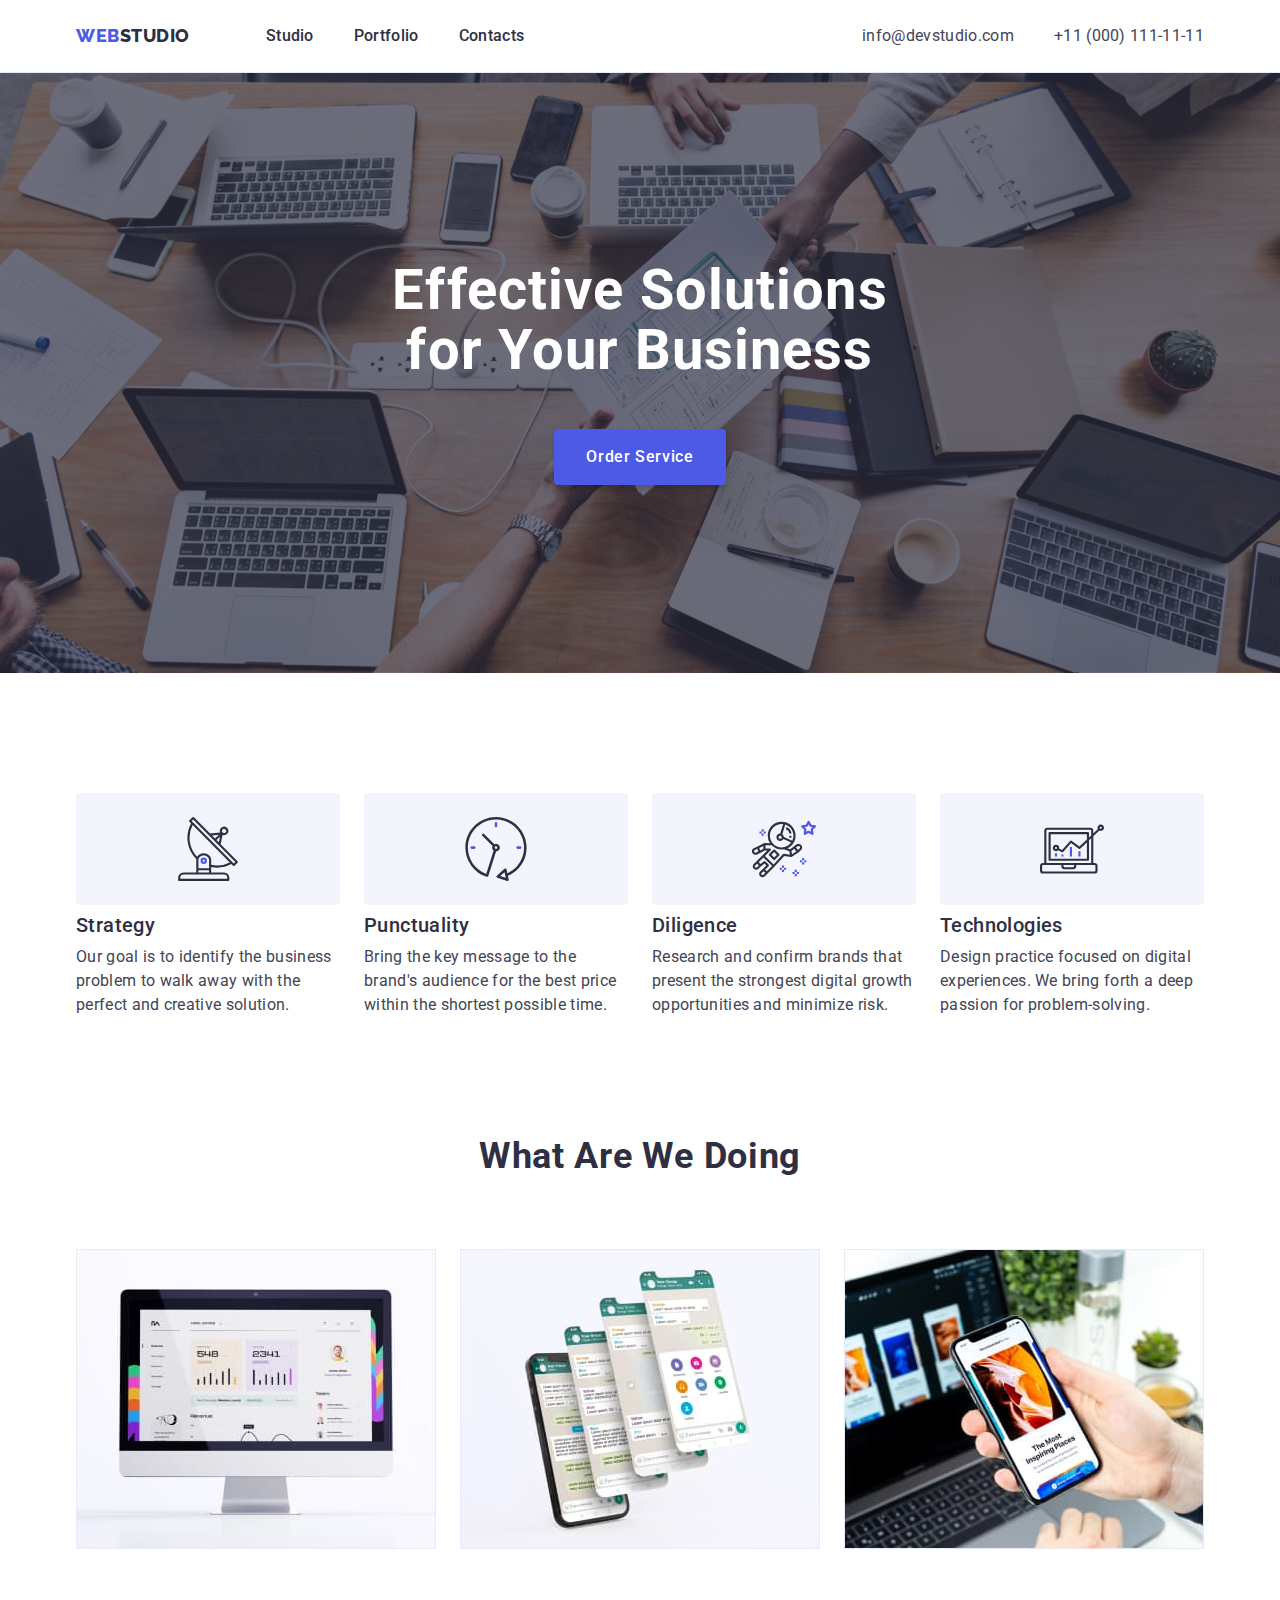
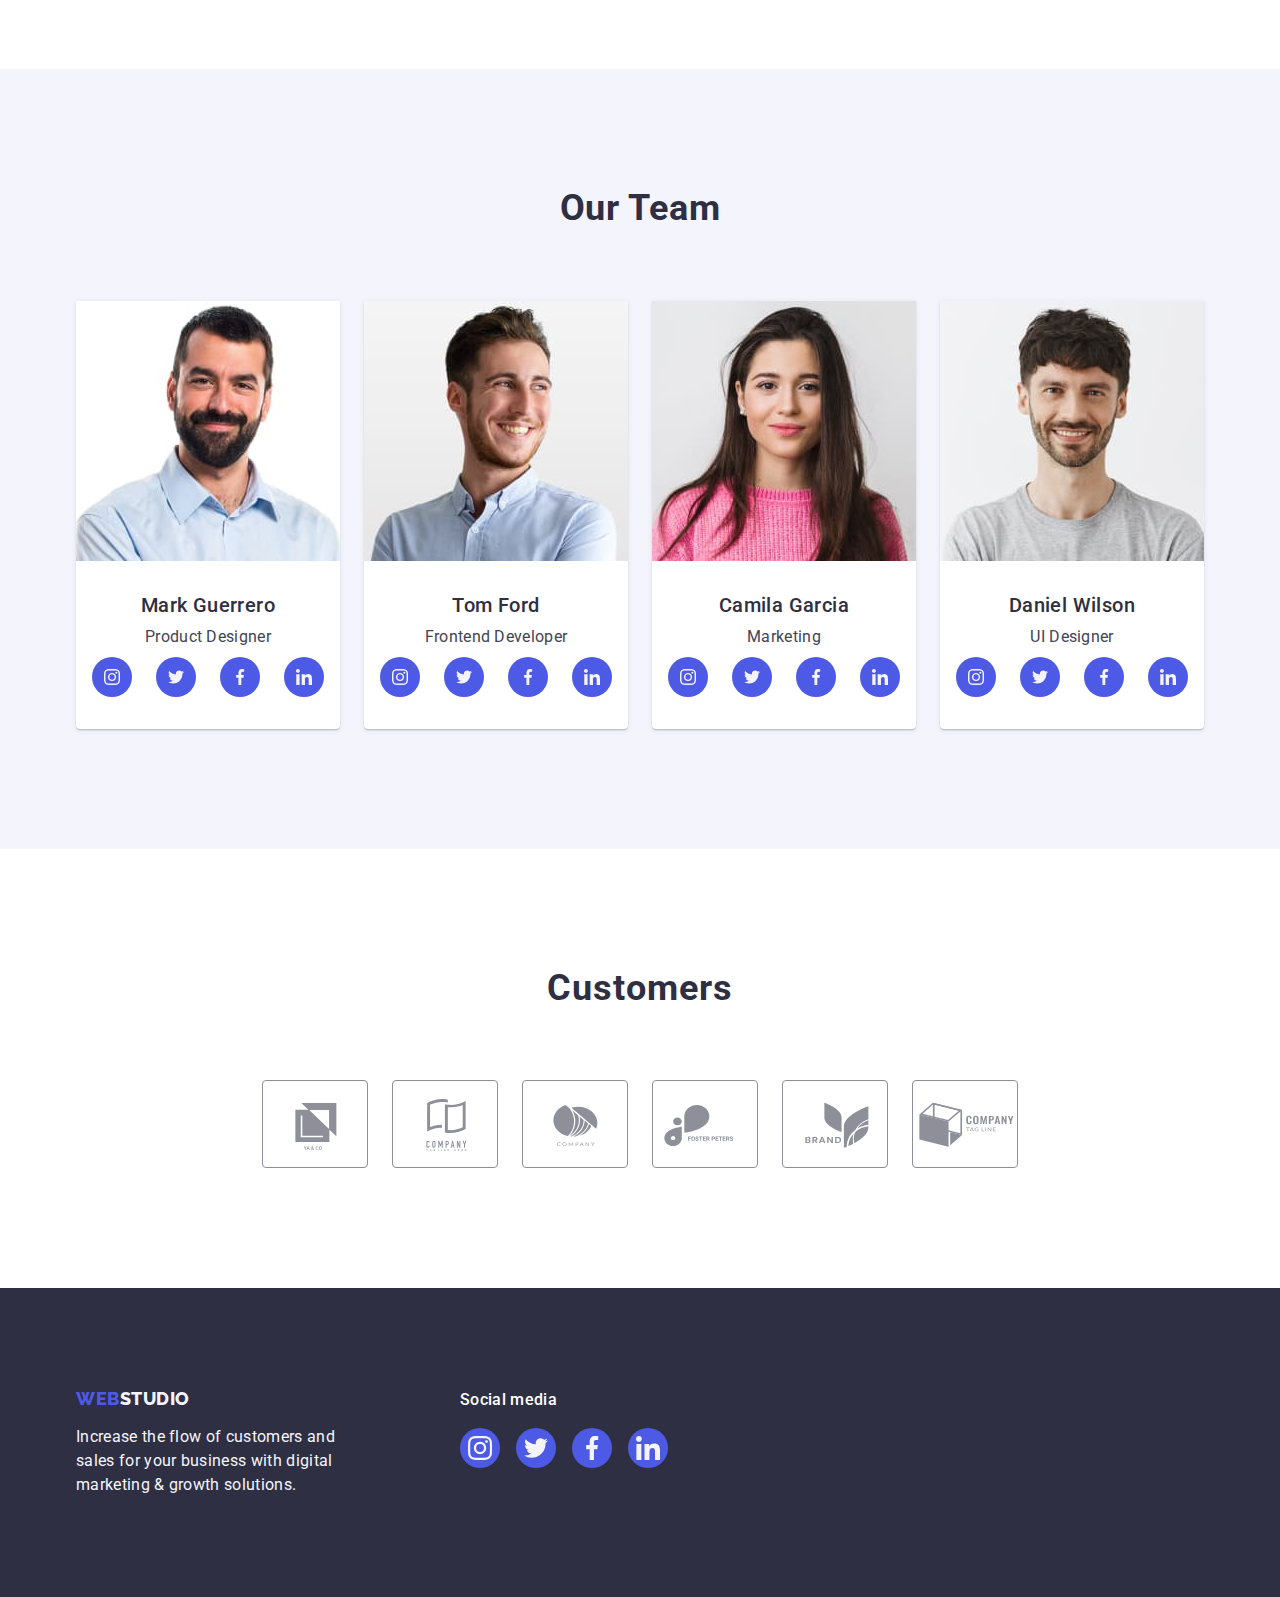
<file: index.html>
<!DOCTYPE html>
<html lang="en">
<head>
    <meta charset="UTF-8">
    <meta http-equiv="X-UA-Compatible" content="IE=edge">
    <meta name="viewport" content="width=device-width, initial-scale=1.0">
    <title>Main page</title>
    <link rel="preconnect" href="https://fonts.googleapis.com">
<link rel="preconnect" href="https://fonts.gstatic.com" crossorigin>
<link href="https://fonts.googleapis.com/css2?family=Raleway:wght@700;800&family=Roboto:wght@400;500;700;900&display=swap" rel="stylesheet">
<link rel="stylesheet" href="https://cdnjs.cloudflare.com/ajax/libs/modern-normalize/1.1.0/modern-normalize.min.css">
<link rel="stylesheet" href="css/styles.css">
</head>

<body>
    <!--Header-->
    <header class="header-section">
        <div class="header-container container">
    <nav class="logo-nav">
        <a class="logo-link link" href="./index.html" >Web<span class="logo-link-dark">Studio</span></a>

    <ul class="site-nav list">
        <li class="item"><a class="menu-link link" href="./index.html">Studio</a></li>
        <li class="item"><a class="menu-link link" href="./portfolio.html">Portfolio</a></li>
        <li class="item"><a class="menu-link link" href="">Contacts</a></li>
    </ul>
    </nav>

<!--Contact details-->
    <address class="contact">
    <ul class="contact-list list">
    <li class="contact-item">
<a class="contact-link link" href="mailto:info@devstudio.com">info@devstudio.com</a>
    </li>   
    <li class="contact-item">
        <a class="contact-link link" href="tel:+110001111111">+11 (000) 111-11-11</a>
    </li>
    </ul>
    </address>
    </div>
    </header>

    <!--Hero-->
    <main>
        <section class="hero-section section">
            <div class="hero-container container">
            <h1 class="hero-title">Effective Solutions for Your Business</h1>
            <button class="order-btn" type="button">Order Service</button>
        </div>
        </section>

    <!--Our features-->
    <section class="features-section">
        <div class="container">
        <h2 class="visually-hidden">Our features</h2>
        <!--List of features-->
            <ul class="features-list list">
            <li class="features-item">
                <div class="features-svg-wrapper">
                <svg class="features-svg" width="64" height="64">
                    <use href="./images/icon.svg#icon-antenna"></use>
                </svg>
                </div>
            <h3 class="features-title">Strategy</h3>
            <p class="features-text">
                Our goal is to identify the business
problem to walk away with the perfect and creative solution. </p>
            </li>
            <li class="features-item">
                <div class="features-svg-wrapper">
                    <svg class="features-svg" width="64" height="64">
                        <use href="./images/icon.svg#icon-clock"></use>
                    </svg>
                    </div>
                <h3 class="features-title">Punctuality</h3>
                <p class="features-text">
                    Bring the key message to the brand's audience 
for the best price within the shortest possible time.</p>
            </li>
            <li class="features-item">
                <div class="features-svg-wrapper">
                    <svg class="features-svg" width="64" height="64">
                        <use href="./images/icon.svg#icon-astronaut"></use>
                    </svg>
                    </div>
                <h3 class="features-title">Diligence</h3>
                <p class="features-text">
                    Research and confirm brands that present the strongest 
digital growth opportunities and minimize risk.</p>
            </li>
            <li class="features-item">
                <div class="features-svg-wrapper">
                    <svg class="features-svg" width="64" height="64">
                        <use href="./images/icon.svg#icon-diagram"></use>
                    </svg>
                    </div>
                <h3 class="features-title">Technologies</h3>
                <p class="features-text">
                    Design practice focused on digital experiences. 
We bring forth a deep passion for problem-solving.</p>
            </li>
        </ul>
    </div>
    </section>
    <!--What are we doing?-->
    <section class="what-section">
        <div class="container">
        <h2 class="what-title">What are we doing</h2>
        <ul class="what-list list">
            <li class="what-element">
                <img src="./images/laptop.jpg" 
                alt="laptop" 
                width="360"/>
            </li>
            <li class="what-element">
                <img src="./images/phone.jpg" 
                alt="smartphone" 
                width="360"/>
            </li>
            <li class="what-element">
                <img src="./images/smartphone.jpg" 
                alt="iphone"
                width="360"/>
                </li>
        </ul>
    </div>
    </section>
<!--Our Team-->
<section class="team-section">
    <div class="team-container container">
    <h2 class="what-title">Our Team</h2>
    <ul class="employee-list list">
        <li class="employee-card"><img src="./images/mark.jpg" alt="first employee photo" width="264">
        <div class="team-card"><h3 class="features-title">Mark Guerrero</h3>
    <p class="features-text">Product Designer</p>
    <!--SOCIAL MEDIA LINKS-->
    <!--Insta-->
    <ul class="team-social-list list">
        <li class="team-social-item">
          <a class="team-social-link" href="">
            <svg class="team-social-svg" width="16" height="16">
              <use href="./images/icon.svg#icon-instagram"></use>
            </svg>
          </a>
        </li>
        <!--Twitter-->
        <li class="team-social-item">
            <a class="team-social-link" href="">
            <svg class="team-social-svg" width="16" height="16">
                <use href="./images/icon.svg#icon-twitter"></use>
            </svg>
            </a>
        </li>
        <!--Facebook-->
        <li class="team-social-item">
            <a class="team-social-link" href="">
            <svg class="team-social-svg" width="16" height="16">
                <use href="./images/icon.svg#icon-facebook"></use>
            </svg>
            </a>
        </li>
        <!--LinkedIn-->
        <li class="team-social-item">
            <a class="team-social-link" href="">
            <svg class="team-social-svg" width="16" height="16">
                <use href="./images/icon.svg#icon-linkedin"></use>
            </svg>
            </a>
            </li>

            </ul>
            </div>
            </li>

        <li class="employee-card"><img src="./images/tom.jpg" alt="second employee photo" width="264">
            <div class="team-card"><h3 class="features-title">Tom Ford</h3>
            <p class="features-text">Frontend Developer</p>
            <!--SOCIAL MEDIA LINKS-->
    <!--Insta-->
    <ul class="team-social-list list">
        <li class="team-social-item">
          <a class="team-social-link" href="">
            <svg class="team-social-svg" width="16" height="16">
              <use href="./images/icon.svg#icon-instagram"></use>
            </svg>
          </a>
        </li>
        <!--Twitter-->
        <li class="team-social-item">
            <a class="team-social-link" href="">
            <svg class="team-social-svg" width="16" height="16">
                <use href="./images/icon.svg#icon-twitter"></use>
            </svg>
            </a>
        </li>
        <!--Facebook-->
        <li class="team-social-item">
            <a class="team-social-link" href="">
            <svg class="team-social-svg" width="16" height="16">
                <use href="./images/icon.svg#icon-facebook"></use>
            </svg>
            </a>
        </li>
        <!--LinkedIn-->
        <li class="team-social-item">
            <a class="team-social-link" href="">
            <svg class="team-social-svg" width="16" height="16">
                <use href="./images/icon.svg#icon-linkedin"></use>
            </svg>
            </a>
            </li>

            </ul>
        </div>
        </li>
        <li class="employee-card"><img src="./images/camila.jpg" alt="third employee photo" width="264">
        <div class="team-card"><h3 class="features-title">Camila Garcia</h3>
            <p class="features-text">Marketing</p>
        <!--SOCIAL MEDIA LINKS-->
    <!--Insta-->
    <ul class="team-social-list list">
        <li class="team-social-item">
          <a class="team-social-link" href="">
            <svg class="team-social-svg" width="16" height="16">
              <use href="./images/icon.svg#icon-instagram"></use>
            </svg>
          </a>
        </li>
        <!--Twitter-->
        <li class="team-social-item">
            <a class="team-social-link" href="">
            <svg class="team-social-svg" width="16" height="16">
                <use href="./images/icon.svg#icon-twitter"></use>
            </svg>
            </a>
        </li>
        <!--Facebook-->
        <li class="team-social-item">
            <a class="team-social-link" href="">
            <svg class="team-social-svg" width="16" height="16">
                <use href="./images/icon.svg#icon-facebook"></use>
            </svg>
            </a>
        </li>
        <!--LinkedIn-->
        <li class="team-social-item">
            <a class="team-social-link" href="">
            <svg class="team-social-svg" width="16" height="16">
                <use href="./images/icon.svg#icon-linkedin"></use>
            </svg>
            </a>
            </li>

            </ul>
        </div>
        </li>
        <li class="employee-card"><img src="./images/daniel.jpg" alt="fourth employee photo" width="264">
        <div class="team-card"><h3 class="features-title">Daniel Wilson</h3>
            <p class="features-text">UI Designer</p>
            <!--SOCIAL MEDIA LINKS-->
    <!--Insta-->
    <ul class="team-social-list list">
        <li class="team-social-item">
          <a class="team-social-link" href="">
            <svg class="team-social-svg" width="16" height="16">
              <use href="./images/icon.svg#icon-instagram"></use>
            </svg>
          </a>
        </li>
        <!--Twitter-->
        <li class="team-social-item">
            <a class="team-social-link" href="">
            <svg class="team-social-svg" width="16" height="16">
                <use href="./images/icon.svg#icon-twitter"></use>
            </svg>
            </a>
        </li>
        <!--Facebook-->
        <li class="team-social-item">
            <a class="team-social-link" href="">
            <svg class="team-social-svg" width="16" height="16">
                <use href="./images/icon.svg#icon-facebook"></use>
            </svg>
            </a>
        </li>
        <!--LinkedIn-->
        <li class="team-social-item">
            <a class="team-social-link" href="">
            <svg class="team-social-svg" width="16" height="16">
                <use href="./images/icon.svg#icon-linkedin"></use>
            </svg>
            </a>
            </li>

            </ul>
        </div>
        </li>
    </ul>
</div>
</section>


<section class="customers-section section">
    <div class="container">
        <h2 class="customers-title">Customers</h2>
        <ul class="customers-list list">
            <li class="customers-item">
                <a class="customers-link link" href="">
                    <svg class="customers-svg" width="104" height="56">
                        <use href="./images/icon.svg#icon-logo-1"></use>
                      </svg>
                        </a>
        </li>
        <li class="customers-item">
            <a class="customers-link link" href="">
                <svg class="customers-svg" width="104" height="56">
                    <use href="./images/icon.svg#icon-logo-2"></use>
                  </svg>
            </a>
            </li>
    <li class="customers-item">
        <a class="customers-link link" href="">
            <svg class="customers-svg" width="104" height="56">
                <use href="./images/icon.svg#icon-logo-3"></use>
              </svg>
             </a>
            </li>   
            <li class="customers-item">
                <a class="customers-link link" href="">
                    <svg class="customers-svg" width="104" height="56">
                        <use href="./images/icon.svg#icon-logo-4"></use>
                      </svg>
                </a>
            </li>
            
            <li class="customers-item">
                <a class="customers-link link" href="">
                    <svg class="customers-svg" width="104" height="56">
                        <use href="./images/icon.svg#icon-logo-5"></use>
                      </svg>
                </a>
                </li>
                <li class="customers-item">
                    <a class="customers-link link" href="">
                        <svg class="customers-svg" width="104" height="56">
                            <use href="./images/icon.svg#icon-logo-6"></use>
                          </svg>
                    </a>
                </li>
            </ul>
    </div>
</section>
</main>

<!--Footer-->
<footer class="footer-section">
    <div class="footer-container container">
    <div class="footer-left">
    <a class="logo-footer link" href="./index.html">Web<span class="logo-link-light">Studio</span></a>
 <p class="footer-text">Increase the flow of customers and sales for your business with digital marketing 
    & growth solutions.</p>
</div>

<div class="footer-right">
    <p class="footer-social-title">Social media</p>
    <ul class="team-social-list list">
        <li class="team-social-item">
            <a class="team-social-link" href="">
                <svg class="team-social-svg" width="24" height="24">
                <use href="./images/icon.svg#icon-instagram"></use>
                </svg>
            </a></li>
            <li class="team-social-item">
                <a class="team-social-link" href="">
                    <svg class="team-social-svg" width="24" height="24">
                    <use href="./images/icon.svg#icon-twitter"></use>
                    </svg>
                </a></li>
            <li class="team-social-item">
                <a class="team-social-link" href="">
                    <svg class="team-social-svg" width="24" height="24">
                    <use href="./images/icon.svg#icon-facebook"></use>
                    </svg>
                </a></li>
                <li class="team-social-item">
                    <a class="team-social-link" href="">
                        <svg class="team-social-svg" width="24" height="24">
                        <use href="./images/icon.svg#icon-linkedin"></use>
                        </svg>
                    </a></li>

    </ul>
</div>
</div>
</footer>
    
</body>

</html>
</file>
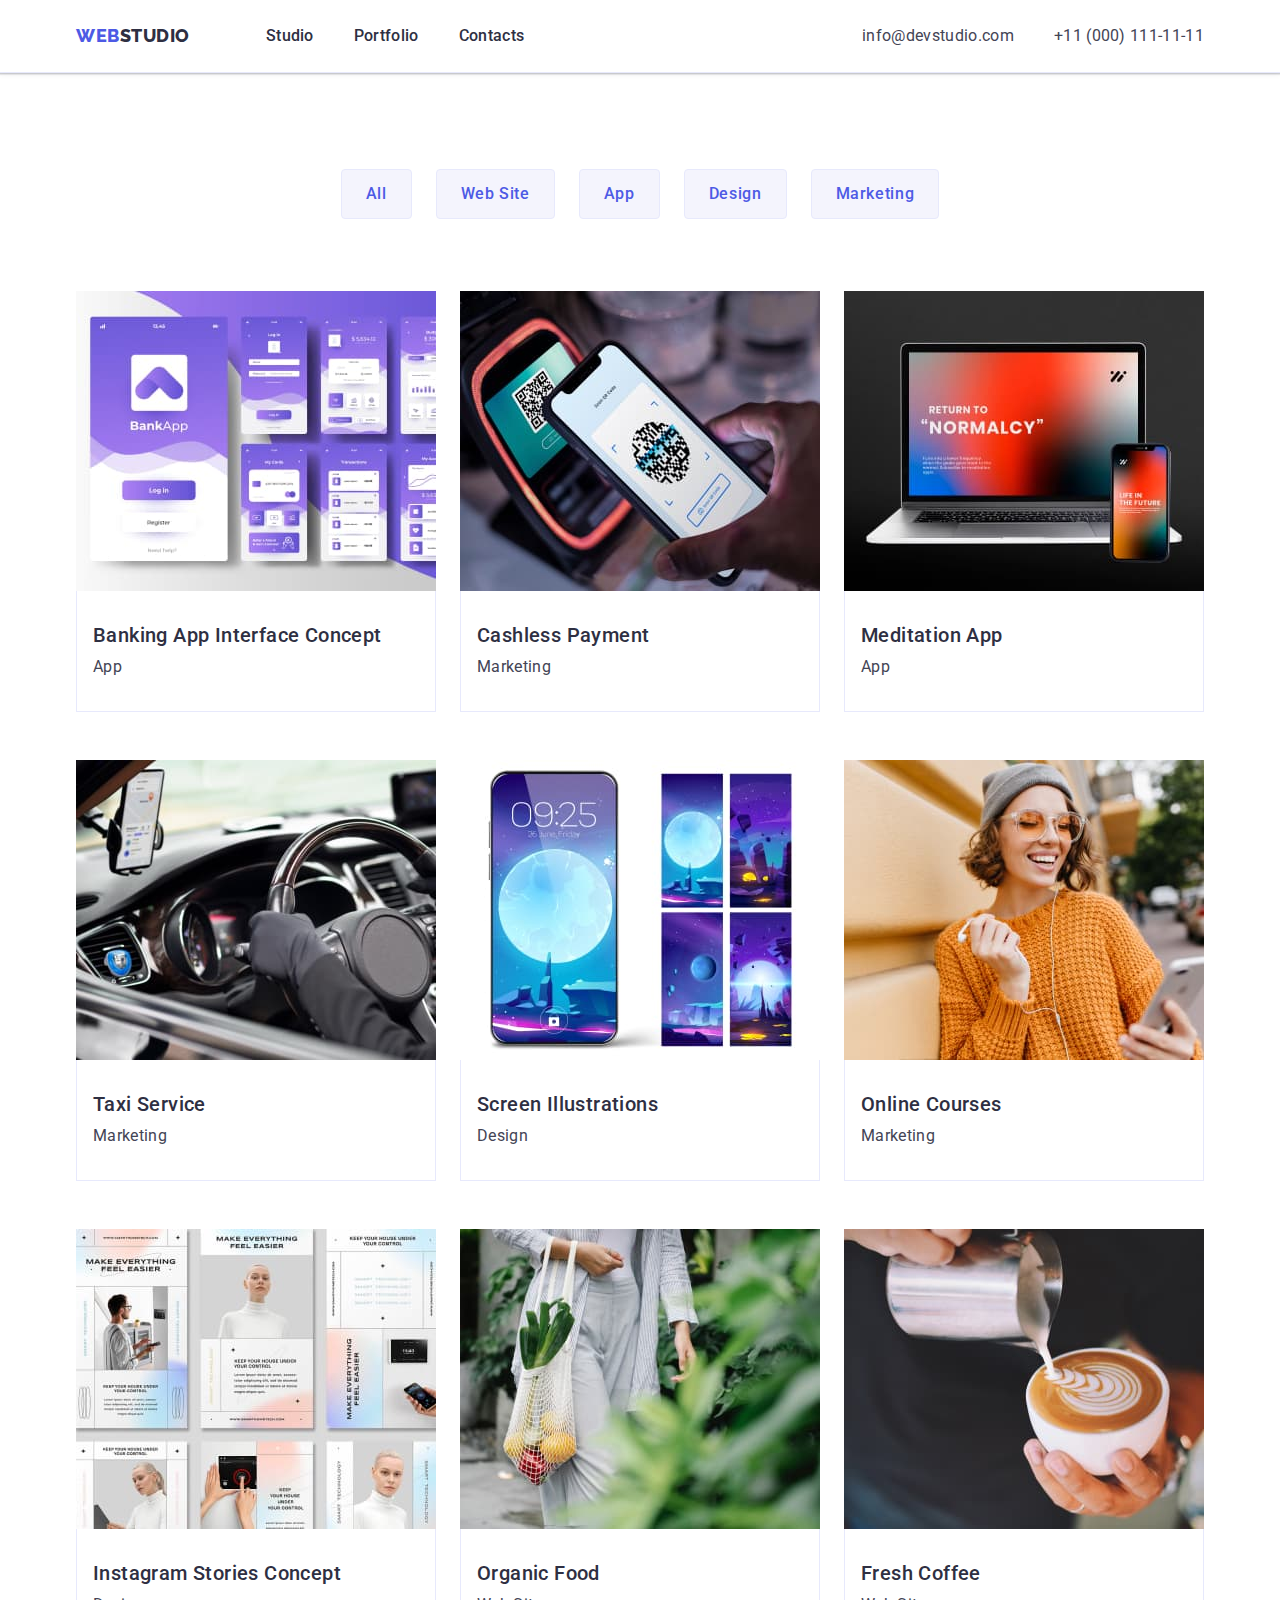
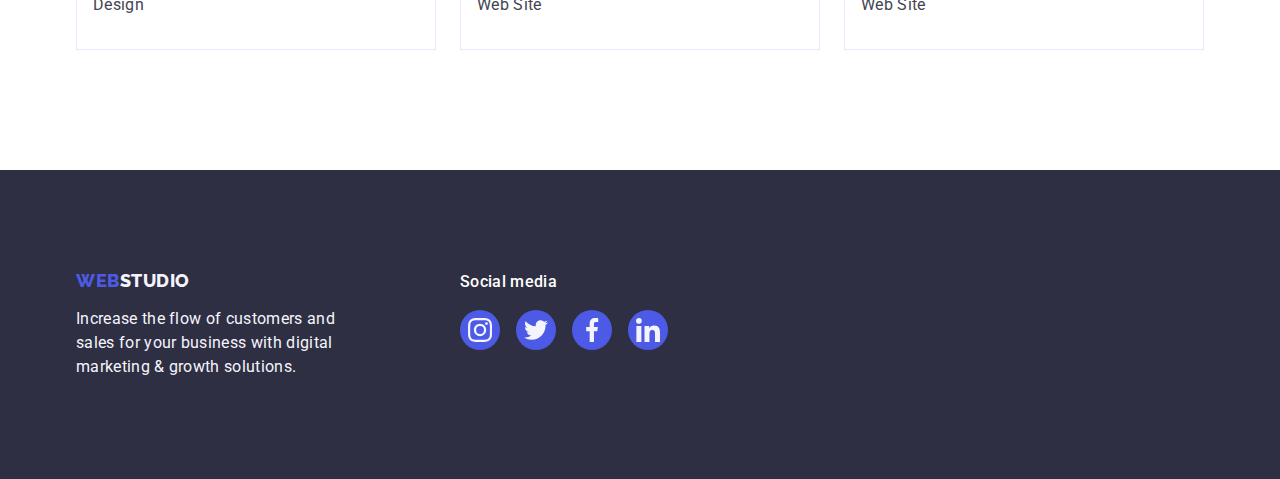
<file: portfolio.html>
<!DOCTYPE html>
<html lang="en">
<head>
    <meta charset="UTF-8">
    <meta http-equiv="X-UA-Compatible" content="IE=edge">
    <meta name="viewport" content="width=device-width, initial-scale=1.0">
    <title>Portfolio</title>
    <link rel="preconnect" href="https://fonts.googleapis.com">
<link rel="preconnect" href="https://fonts.gstatic.com" crossorigin>
<link href="https://fonts.googleapis.com/css2?family=Raleway:wght@700;800&family=Roboto:wght@400;500;700;900&display=swap" rel="stylesheet">
<link rel="stylesheet" href="https://cdnjs.cloudflare.com/ajax/libs/modern-normalize/1.1.0/modern-normalize.min.css">
<link rel="stylesheet" href="css/styles.css">
</head>

<body>
<!--Header-->
<header class="header-section">
    <div class="header-container container">
<nav class="logo-nav">
    <a class="logo-link link" href="./index.html" >Web<span class="logo-link-dark">Studio</span></a>

<ul class="site-nav list">
    <li class="item"><a class="menu-link link" href="./index.html">Studio</a></li>
    <li class="item"><a class="menu-link link" href="./portfolio.html">Portfolio</a></li>
    <li class="item"><a class="menu-link link" href="">Contacts</a></li>
</ul>
</nav>

<!--Contact details-->
<address class="contact">
<ul class="contact-list list">
<li class="contact-item">
<a class="contact-link link" href="mailto:info@devstudio.com">info@devstudio.com</a>
</li>   
<li class="contacts-item">
    <a class="contact-link link" href="tel:+110001111111">+11 (000) 111-11-11</a>
</li>
</ul>
</address>
</div>
</header>

        <!--Portfolio display-->
        <main>
            <section class="portfolio-section">
                <div class="portfolio-container container">
            <h1 class="visually-hidden">Portfolio</h1>
            <ul class="portfolio-list list">
                <li><button class="portfolio-btn" type="button">All</button></li>
                <li><button class="portfolio-btn" type="button">Web Site</button></li>
                <li><button class="portfolio-btn" type="button">App</button></li>
                <li><button class="portfolio-btn" type="button">Design</button></li>
                <li><button class="portfolio-btn" type="button">Marketing</button></li>
            </ul>


        <!--Gallery-->
        <ul class="portfolio-gallery list">
            <li class="portfolio-element">
                <a class="portfolio-gallery-link link" href="">
                <img src="./images/img-1.jpg" alt="Bank Application">
               <div class="content-wrapper"> <h2 class="features-title">Banking App Interface Concept</h2>
                <p class="features-text">App</p></div>
        </a>
        </li>

        <li class="portfolio-element">
            <a class="portfolio-gallery-link link" href="">
            <img src="./images/img-2.jpg" alt="Cashless Payment">
            <div class="content-wrapper"><h2 class="features-title">Cashless Payment</h2>
            <p class="features-text">Marketing</p></div>
        </a>
        </li>

        <li class="portfolio-element">
            <a class="portfolio-gallery-link link" href="">
            <img src="./images/img-3.jpg" alt="Meditation App">
            <div class="content-wrapper"><h2 class="features-title">Meditation App</h2>
            <p class="features-text">App</p></div>
        </a>
        </li>

        <li class="portfolio-element">
            <a class="portfolio-gallery-link link" href="">
            <img src="./images/img-4.jpg" alt="Taxi Service">
            <div class="content-wrapper"><h2 class="features-title">Taxi Service</h2>
            <p class="features-text">Marketing</p></div>
        </a>
        </li>

        <li class="portfolio-element">
            <a class="portfolio-gallery-link link" href="">
            <img src="./images/img-5.jpg" alt="Screen Illustrations">
            <div class="content-wrapper"><h2 class="features-title">Screen Illustrations</h2>
            <p class="features-text">Design</p></div>
        </a>
        </li>
        
        <li class="portfolio-element">
            <a class="portfolio-gallery-link link" href="">
            <img src="./images/img-6.jpg" alt="Online Courses">
            <div class="content-wrapper"><h2 class="features-title">Online Courses</h2>
            <p class="features-text">Marketing</p></div>
        </a>
        </li>

        <li class="portfolio-element">
            <a class="portfolio-gallery-link link" href="">
            <img src="./images/img-7.jpg" alt="Instagram Stories Concept">
            <div class="content-wrapper"><h2 class="features-title">Instagram Stories Concept</h2>
            <p class="features-text">Design</p></div>
        </a>
        </li>

        <li class="portfolio-element">
            <a class="portfolio-gallery-link link" href="">
            <img src="./images/img-8.jpg" alt="Organic Food">
            <div class="content-wrapper"><h2 class="features-title">Organic Food</h2>
            <p class="features-text">Web Site</p></div> 
        </a>
        </li>

        <li class="portfolio-element">
            <a class="portfolio-gallery-link link" href="">
            <img src="./images/img-9.jpg" alt="Organic Food">
            <div class="content-wrapper"><h2 class="features-title">Fresh Coffee</h2>
            <p class="features-text">Web Site</p></div>
        </a>
        </li>
         </ul>
        </div>
        </section>
        </main>

        <!--Footer-->
<footer class="footer-section">
    <div class="footer-container container">
    <div class="footer-left">
    <a class="logo-footer link" href="./index.html">Web<span class="logo-link-light">Studio</span></a>
 <p class="footer-text">Increase the flow of customers and sales for your business with digital marketing 
    & growth solutions.</p>
</div>

<div class="footer-right">
    <p class="footer-social-title">Social media</p>
    <ul class="team-social-list list">
        <li class="team-social-item">
            <a class="team-social-link" href="">
                <svg class="team-social-svg" width="24" height="24">
                <use href="./images/icon.svg#icon-instagram"></use>
                </svg>
            </a></li>
            <li class="team-social-item">
                <a class="team-social-link" href="">
                    <svg class="team-social-svg" width="24" height="24">
                    <use href="./images/icon.svg#icon-twitter"></use>
                    </svg>
                </a></li>
            <li class="team-social-item">
                <a class="team-social-link" href="">
                    <svg class="team-social-svg" width="24" height="24">
                    <use href="./images/icon.svg#icon-facebook"></use>
                    </svg>
                </a></li>
                <li class="team-social-item">
                    <a class="team-social-link" href="">
                        <svg class="team-social-svg" width="24" height="24">
                        <use href="./images/icon.svg#icon-linkedin"></use>
                        </svg>
                    </a></li>

    </ul>
</div>
</div>
</footer>

</body>
</html>
</file>
<file: css/styles.css>
:root {
  --general-text-color: #434455;
  --white-color: #ffffff;
  --dark-color: #2e2f42;
  --light-color: #f4f4fd;
  --link-color: #4d5ae5;
  --link-active-color: #404bbf;
  --light-color:#F4F4FD;
  --icon-color:#8E8F99;
}

/*Resets*/
/* global-selectors */
*,
*::before,
*::after {
  margin: 0;
  padding: 0;
}

.visually-hidden {
  position: absolute;
  width: 1px;
  height: 1px;
  margin: -1px;
  border: 0;
  padding: 0;
  
  white-space: nowrap;
  clip-path: inset(100%);
  clip: rect(0 0 0 0);
  overflow: hidden;
}

.container {
  width: 1158px;
  margin-left: auto;
  margin-right: auto;
  padding-left: 15px;
  padding-right: 15px;
  /*outline: 2px solid tomato;*/
}
 

ul,
ol {
  margin-top: 0;
  margin-bottom: 0;
  padding-left: 0;
  list-style: none;
}

.link {
  color: currentColor;
  text-decoration: none;
  cursor: pointer; 
}

button {
  font-family: inherit;
  color: currentColor;
  cursor: pointer;
}

.list {
  list-style: none;
  padding: 0;
  margin: 0;
}

.section {
  padding-top: 120px;
  padding-bottom: 120px;
}

h1,
h2,
h3,
h4,
h5,
h6,
p {
  margin: 0;
}

img{
  display: block;
}

/*Resets end*/

body{
  font-family: 'Roboto', sans-serif;
  background-color: var(--white-color);
  color: var(--general-text-color);
}

/*HEADER*/
.header-section{
  border-bottom: 1px solid #E7E9FC;
  box-shadow: 0px 2px 1px rgba(46, 47, 66, 0.08), 0px 1px 1px rgba(46, 47, 66, 0.16),
  0px 1px 6px rgba(46, 47, 66, 0.08);
}
.header-container{
  display: flex;
  align-items: center;
  justify-content: space-between;
}
.site-nav{
  display: flex;
  align-items: center;
  gap: 40px;
}

.logo-nav{
  display: flex;
  align-items: center;
}
.contact-list{
  display: flex;
  align-items: center;
  padding-top: 0;
  padding-bottom: 0;
}
.contact-item{
  padding-top: 0;
  padding-bottom: 0;
}
.contact-item:not(:last-child)
{
  margin-right: 40px;
}
.logo-link{
  display: inline-block;
  padding-top: 24px;
  padding-bottom: 24px;
  font-family: 'Raleway', sans-serif;
  font-weight: 800;
  font-size: 18px;
  line-height: 1.17;
  letter-spacing: 0.03em;
  text-transform: uppercase;
  color: var(--link-color);
  margin-right: 76px;
  }
  
  .logo-link-dark{
  color: var(--dark-color);
  }
  .logo-link-light{
  color: var(--light-color);
  }
  
  .menu-link{
  display: block;
  font-weight: 500;
  font-size: 16px;
  line-height: 1.5;
  letter-spacing: 0.02em;
  color: var(--dark-color);
  padding-top: 24px;
  padding-bottom: 24px;
  }
  
  .menu-link:hover,
  .menu-link:focus {
  color: var(--link-active-color);
  }
  .contact{
  font-style: normal;
  }
  .contact-link{
    display: block;
  font-family: 'Roboto',sans-serif;
  font-style: normal;
  font-weight: 400;
  font-size: 16px;
  line-height: 1.5;
  letter-spacing: 0.02em;
  color: var(--general-text-color);
  padding-top: 24px;
  padding-bottom: 24px;
  }
  
  .contact-link:hover,
  .contact-link:focus {
  color: var(--link-active-color);
  }
/*HERO*/
.hero-section{
  background-color: var(--dark-color);
  padding-top: 188px;
  padding-bottom: 188px;
  background-image: linear-gradient(
    rgba(46, 47, 66, 0.7),
    rgba(46, 47, 66, 0.7)
  ),
  url(../images/people-office.jpg);

  background-position: center;
  background-repeat: no-repeat;
  background-size: cover;
  max-width: 1440px;

  
}
.hero-container{
  text-align: center;
}
.hero-title{
  max-width: 496px;
  font-weight: 700;
  font-size: 56px;
  line-height: 1.07;
  letter-spacing: 0.02em;
  color: var(--white-color);
  margin-bottom: 48px;
  margin-left: auto;
  margin-right: auto;
}
.order-btn{
display: block;
min-width: 169px;
font-family: 'Roboto',sans-serif;
font-style: normal;
font-weight: 500;
font-size: 16px;
line-height: 1.5;
letter-spacing: 0.04em;
color: var(--white-color);
background: var(--link-color);
box-shadow: 0px 4px 4px rgba(0, 0, 0, 0.15);
border-radius: 4px;
border: 0;
cursor: pointer;
padding: 16px 32px;
margin-left: auto;
margin-right: auto;
}
.order-btn:hover{
background-color: #404bbf;
}
.order-btn:focus {
background-color: #404bbf;
}
/*FEATURES*/
.features-section{
  padding: 120px 0px;
  background-color: var(--white-color);
}

.features-list{
  display: flex;
  gap: 24px;
}
.features-item{
  flex-basis: calc((100%-72)/4);
}
.features-title{
  font-weight: 500;
  font-size: 20px;
  line-height: 1.2;
  letter-spacing: 0.02em;
  color: var(--dark-color);
  margin-bottom: 8px;
  }
  
  .features-text{
  font-size: 16px;
  line-height: 1.5;
  letter-spacing: 0.02em;
  color: var(--general-text-color)
  }

.features-svg-wrapper{
background: #F4F4FD;
border-radius: 4px;
width: 264px;
height: 112px;
margin-bottom: 8px;
display: flex;
justify-content: center;
align-items: center;
}
.features-svg{
  height: 64px;
  margin-left: 0;
  margin-right: 0;
}
/*WHAT ARE WE DOING*/
.what-section{
  background: var(--white-color);
  padding-bottom: 120px;
 
}
.what-section .container{
  border-radius: 0px 0px 4px 4px;
}
.what-list{
  display: flex;
  gap: 24px;
}
.what-element{
  flex-basis: calc((100% - 48px) / 3);
}
.what-title{
  font-weight: 700;
  font-size: 36px;
  line-height: 1.11;
  text-align: center;
  letter-spacing: 0.02em;
  text-transform: capitalize;
  color: var(--dark-color);
  margin-bottom: 72px;
  }
/*OUR TEAM*/
.team-section{
  background-color:var(--light-color);
  padding: 120px 0;
  }

.employee-list{
  display: flex;
  gap: 24px;
}
.employee-card{
  background-color: var(--white-color);
  flex-basis: calc(100%-72)/4;
  box-shadow: 0px 1px 6px rgba(46, 47, 66, 0.08), 0px 1px 1px rgba(46, 47, 66, 0.16), 0px 2px 1px rgba(46, 47, 66, 0.08);
border-radius: 0px 0px 4px 4px;
flex-basis: calc((100%-72px) /4);
  }
.team-card{
  padding: 32px 0px;
  border-radius: 0px 0px 4px 4px;
  border-top: none;
}
.employee-list .features-title,
.employee-list .features-text{
  text-align: center;
}
.team-social-list {
  margin-top: 8px;
  display: flex;
  gap: 24px;
  justify-content: center;
}
.team-social-link{
  background-color: var(--link-color);
  border-radius: 50%;
  display: flex;
  justify-content: center;
  align-items: center;
  width: 40px;
  height: 40px;
}
.team-social-svg{
  fill: var(--light-color);
}
.team-social-link:hover,
.team-social-link:focus{
  background-color: var(--link-active-color);
}

/*Customers*/
.customers-section{
  padding-top: 120px;
  padding-bottom: 120px;
}
.customers-title {
  margin-bottom: 72px;
  font-family: "Roboto", sans-serif;
  font-style: normal;
  font-weight: 700;
  font-size: 36px;
  line-height: 1.1;
  text-align: center;
  letter-spacing: 0.03em;
  color: var(--dark-color);
}
.customers-list{
  display: flex;
  justify-content: center;
  gap: 24px;
}
.customers-item{
  height: 88px;
  flex-basis: calc((100%-120px)/ 6);
}
.customers-link{
  width: 100%;
  height: 100%;
  border: 1px solid #8e8f99;
  border-radius: 4px;
  display: flex;
  align-items: center;
  justify-content: center;
  color:#8e8f99;
}
.customers-link:hover {
  border-color: #404bbf;
  color: #404bbf;
}
.customers-link:focus {
  border-color: #404bbf;
  color: #404bbf;
}

.customers-svg {
  fill: currentColor;
}



/*footer*/
.footer-section{

  background: var(--dark-color);
  padding: 100px 0 
}
.footer-container {
  display: flex;
  align-items: baseline;
  gap: 120px;
}

  .footer-text{
  width: 264px;
  font-family: 'Roboto',sans-serif;
  font-style: normal;
  font-weight: 400;
  font-size: 16px;
  line-height: 1.5;
  letter-spacing: 0.02em;
  color:var(--light-color);
  }
  .logo-footer{
    display: inline-block;
    margin-bottom: 16px;
  font-family: 'Raleway', sans-serif;
    font-weight: 800;
    font-size: 18px;
    line-height: 1.17;
    letter-spacing: 0.03em;
    text-transform: uppercase;
    color: var(--link-color);
    margin-right: 76px;}

  .footer-social-title{
    font-weight: 500;
    font-size: 16px;
    line-height: 1.5;
    letter-spacing: 0.02em;
    color: var(--white-color);
    margin-bottom: 16px
  }
  

  .footer-section .team-social-list {
    margin-top: 8px;
    gap: 16px;
  }

  .footer-section .team-social-link {
    background-color: var(--link-color);
  }
  
  .footer-section .team-social-svg {
    fill: var(--light-color);
  }
  
  .footer-section .team-social-link:hover,
  .footer-section .team-social-link:focus {
    background-color: #31d0aa;
  }
  /*PORTFOLIO*/
  .portfolio-section{
  padding: 96px 0 120px;
  padding-top: 96px;
  padding-bottom: 120px;
  margin-top: auto;
  margin-bottom: auto;
  }
  .portfolio-list{
    display: flex;
    justify-content: center;
    gap: 24px;
    margin-bottom: 72px;
  }
  .portfolio-btn {
    padding: 12px 24px;
    font-family: "Roboto", sans-serif;
    font-weight: 500;
    font-size: 16px;
    line-height: 1.5;
    letter-spacing: 0.04em;
    border: 1px solid #e7e9fc;
    border-radius: 4px;
    background-color: var(--light-color);
    color: var(--link-color);
    cursor: pointer;
    }
    
    .portfolio-btn:hover{
    border: 1px solid transparent;
    background: #404bbf;
    color: var(--white-color);
    box-shadow: 0px 3px 1px rgba(0, 0, 0, 0.1), 0px 2px 1px rgba(0, 0, 0, 0.08),
      0px 2px 2px rgba(0, 0, 0, 0.12);
    }
    .portfolio-btn:focus{
    border: 1px solid transparent;
    background: #404bbf;
    color: var(--white-color);
    box-shadow: 0px 3px 1px rgba(0, 0, 0, 0.1), 0px 2px 1px rgba(0, 0, 0, 0.08),
      0px 2px 2px rgba(0, 0, 0, 0.12); }
.portfolio-gallery{
  display: flex;
  justify-content: center;
  flex-wrap: wrap;
  gap: 24px;
  row-gap: 48px
}
.portfolio-element{
  flex-basis: calc((100% - 48px) / 3);
}
.portfolio-gallery-link{
  display: block;
}
.portfolio-gallery-link:hover,
.portfolio-gallery-link:focus{
  box-shadow: 0px 1px 6px rgba(46, 47, 66, 0.08),
  0px 1px 1px rgba(46, 47, 66, 0.16), 0px 2px 1px rgba(46, 47, 66, 0.08);
}
.content-wrapper{
  border: 1px solid #E7E9FC;
  border-top: none;
  background: var(--white-color);
  padding-top: 32px;
  padding: 32px 16px;
  width: 360px;
}
</file>
